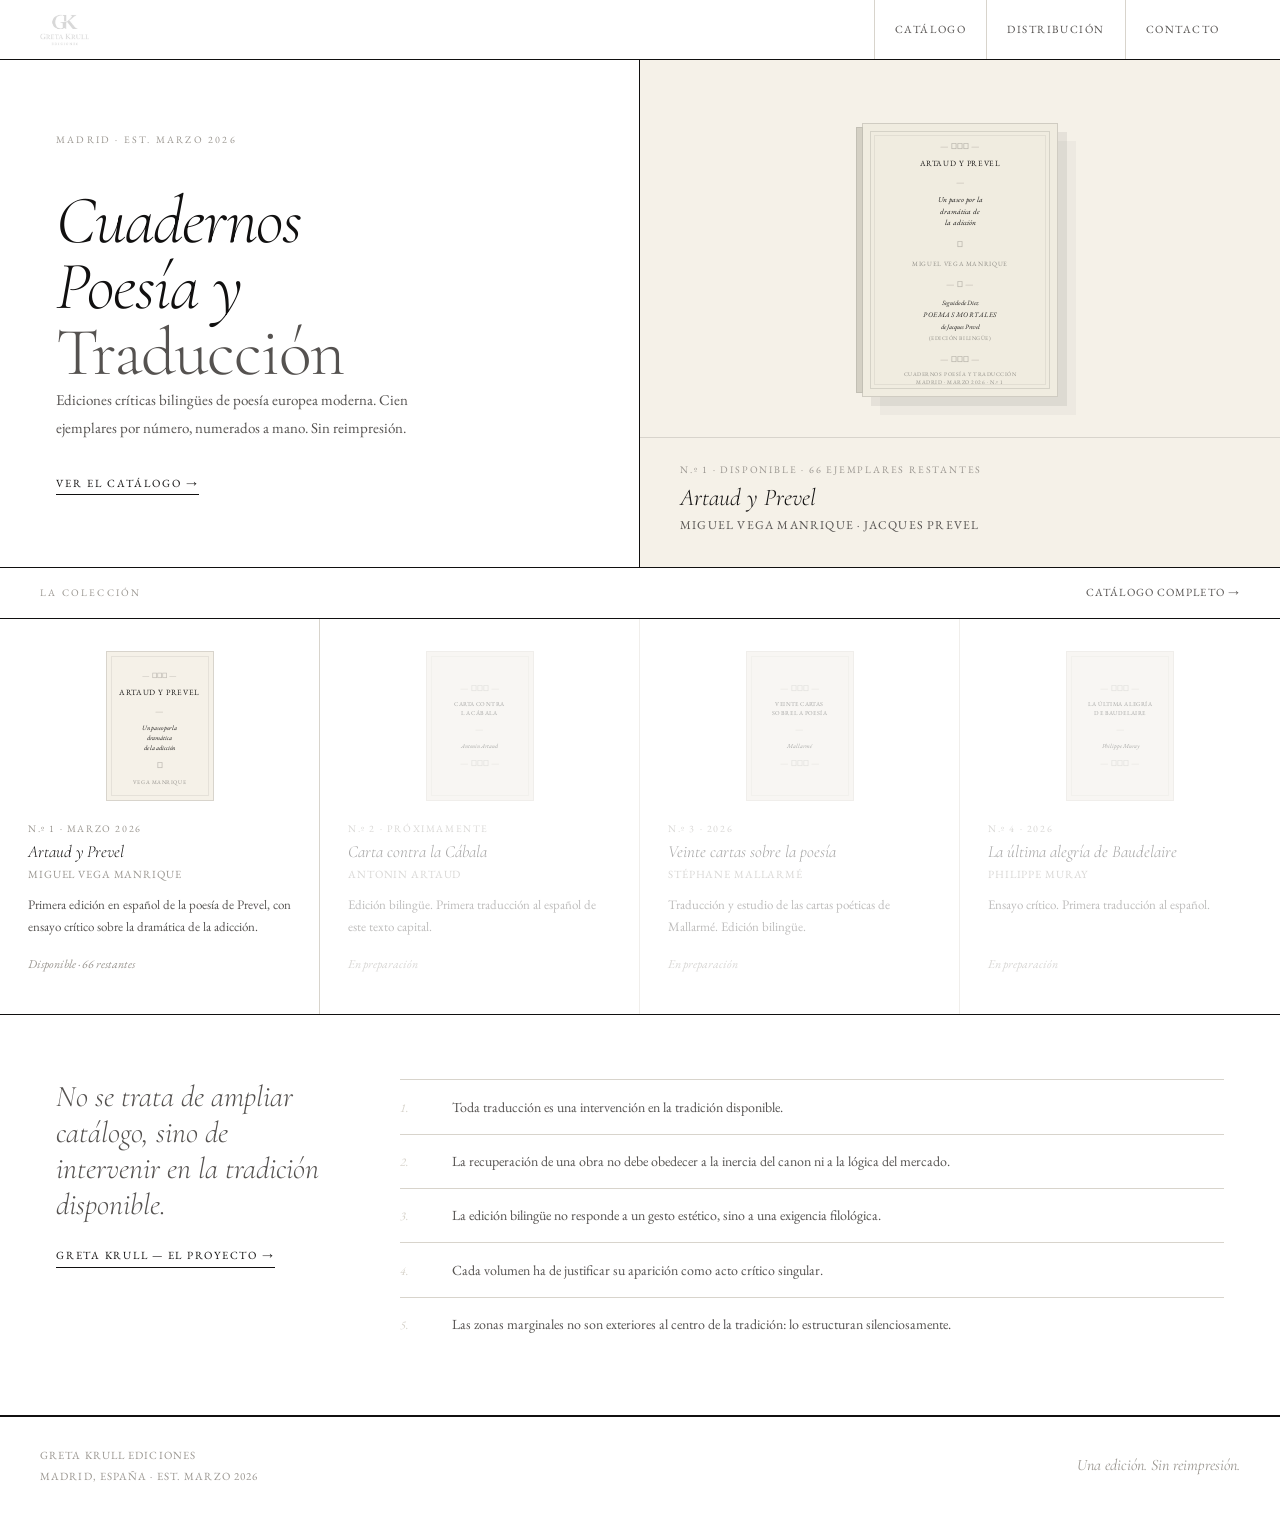
<file: greta-krull-v7.html>
<!DOCTYPE html>
<html lang="es">
<head>
<meta charset="UTF-8">
<meta name="viewport" content="width=device-width, initial-scale=1.0">
<title>Greta Krull Ediciones</title>
<link rel="preconnect" href="https://fonts.googleapis.com">
<link href="https://fonts.googleapis.com/css2?family=EB+Garamond:ital,wght@0,400;0,500;1,400;1,500&family=Cormorant+Garamond:ital,wght@0,300;0,400;0,500;1,300;1,400;1,500&display=swap" rel="stylesheet">
<style>
*,*::before,*::after{box-sizing:border-box;margin:0;padding:0}
:root{
  --ink:#111010;--ink-mid:#555250;--ink-light:#9a9690;
  --ink-faint:#d8d4cc;--ink-ghost:#eeebe4;
  --cream:#f5f1e8;--cream-dark:#ece8dc;--page:#ffffff;
}
html{scroll-behavior:smooth}
body{font-family:'EB Garamond',Georgia,serif;background:var(--page);color:var(--ink);font-size:16px;line-height:1.6}

/* NAV */
nav{position:sticky;top:0;z-index:200;background:var(--page);border-bottom:1px solid var(--ink);display:flex;justify-content:space-between;align-items:center;padding:0 2.5rem;height:60px}
.nav-logo{display:flex;align-items:center;cursor:pointer;height:36px}
.nav-logo img{height:32px;width:auto;display:block;filter:none}
.nav-links{display:flex;gap:0;list-style:none;height:100%}
.nav-links li{height:100%;display:flex;align-items:center}
.nav-links a{font-size:11px;letter-spacing:.14em;text-transform:uppercase;color:var(--ink-mid);text-decoration:none;cursor:pointer;padding:0 1.25rem;height:100%;display:flex;align-items:center;border-left:1px solid var(--ink-faint);transition:color .15s,background .15s}
.nav-links a:hover{color:var(--ink);background:var(--cream)}
.nav-links a.active{color:var(--ink);border-bottom:2px solid var(--ink)}

/* PAGES */
.page{display:none}
.page.active{display:block;animation:fadeUp .25s ease both}
@keyframes fadeUp{from{opacity:0;transform:translateY(5px)}to{opacity:1;transform:none}}

/* ── HOME ── */
.home-hero{display:grid;grid-template-columns:1fr 1fr;border-bottom:1px solid var(--ink);min-height:500px}
.hero-left{padding:4.5rem 3.5rem;border-right:1px solid var(--ink);display:flex;flex-direction:column;justify-content:space-between}
.hero-label{font-size:10px;letter-spacing:.22em;text-transform:uppercase;color:var(--ink-light);margin-bottom:2.5rem}
.hero-title{font-family:'Cormorant Garamond',serif;font-size:68px;font-weight:300;line-height:.97;font-style:italic;letter-spacing:-.015em}
.hero-title em{font-style:normal;color:var(--ink-mid)}
.hero-body{font-size:15px;line-height:1.85;color:var(--ink-mid);max-width:360px;margin-bottom:1.75rem}
.hero-cta{display:inline-block;font-size:11px;letter-spacing:.18em;text-transform:uppercase;color:var(--ink);cursor:pointer;border-bottom:1px solid var(--ink);padding-bottom:1px;text-decoration:none;transition:opacity .15s}
.hero-cta:hover{opacity:.4}
.hero-right{position:relative;overflow:hidden;cursor:pointer;background:var(--cream);display:flex;flex-direction:column;transition:background .2s}
.hero-right:hover{background:var(--cream-dark)}
.hero-book-area{flex:1;display:flex;align-items:center;justify-content:center;padding:3.5rem 4rem 2rem}
.book-obj{width:196px;height:274px;background:#f0ece0;border:.5px solid #2a2a2a2a;position:relative;display:flex;align-items:center;justify-content:center;padding:14px;box-shadow:9px 9px 0 #1a191812,18px 18px 0 #1a191808;transition:transform .3s,box-shadow .3s}
.hero-right:hover .book-obj{transform:translateY(-5px) rotate(.4deg);box-shadow:14px 14px 0 #1a191812,26px 26px 0 #1a191808}
.book-obj-b1{position:absolute;inset:7px;border:.5px solid #1a191820}
.book-obj-b2{position:absolute;inset:11px;border:.5px solid #1a191810}
.book-obj-spine{position:absolute;left:-7px;top:3px;bottom:3px;width:7px;background:#d4d0c4;border:.5px solid #2a2a2a1a}
.book-obj-txt{position:relative;z-index:1;text-align:center;width:100%}
.bt{font-size:8px;text-transform:uppercase;letter-spacing:.07em;color:#1a1918;line-height:1.45}
.bi{font-size:7.5px;font-style:italic;color:#1a1918;line-height:1.55}
.bo{font-size:9px;color:#1a191840;margin:5px 0}
.bs{font-size:6.5px;text-transform:uppercase;letter-spacing:.1em;color:#1a191870}
.hero-caption{padding:1.5rem 2.5rem 2rem;border-top:1px solid var(--ink-faint)}
.hero-cap-num{font-size:10px;letter-spacing:.18em;text-transform:uppercase;color:var(--ink-light);margin-bottom:.4rem}
.hero-cap-title{font-family:'Cormorant Garamond',serif;font-size:24px;font-weight:300;font-style:italic;line-height:1.15;margin-bottom:.25rem}
.hero-cap-author{font-size:12px;letter-spacing:.1em;text-transform:uppercase;color:var(--ink-mid)}

/* Grid */
.section-bar{padding:1rem 2.5rem;border-bottom:1px solid var(--ink);display:flex;justify-content:space-between;align-items:center}
.section-bar-label{font-size:10px;letter-spacing:.22em;text-transform:uppercase;color:var(--ink-light)}
.section-bar-link{font-size:11px;letter-spacing:.1em;text-transform:uppercase;color:var(--ink-mid);cursor:pointer;text-decoration:none;transition:color .15s}
.section-bar-link:hover{color:var(--ink)}
.home-grid{display:grid;grid-template-columns:repeat(4,1fr);border-bottom:1px solid var(--ink)}
.grid-book{padding:2rem 1.75rem 2.5rem;border-right:1px solid var(--ink-faint);cursor:pointer;transition:background .15s;display:flex;flex-direction:column}
.grid-book:last-child{border-right:none}
.grid-book:hover{background:var(--cream)}
.grid-book.dim{opacity:.38;cursor:default}
.grid-book.dim:hover{background:transparent}
.grid-cover-wrap{margin-bottom:1.25rem;display:flex;justify-content:center}
.grid-cover{width:108px;height:150px;background:var(--cream);border:.5px solid var(--ink-faint);position:relative;display:flex;align-items:center;justify-content:center;padding:10px;transition:box-shadow .2s,transform .2s}
.grid-book:hover .grid-cover{box-shadow:4px 4px 0 #1a191812;transform:translateY(-2px)}
.grid-cover-b{position:absolute;inset:4px;border:.5px solid #1a191812}
.grid-cover-txt{position:relative;z-index:1;text-align:center;width:100%}
.grid-num{font-size:10px;letter-spacing:.16em;text-transform:uppercase;color:var(--ink-light);margin-bottom:.35rem}
.grid-title{font-family:'Cormorant Garamond',serif;font-size:17px;font-weight:300;font-style:italic;line-height:1.2;margin-bottom:.2rem}
.grid-author{font-size:11px;letter-spacing:.08em;text-transform:uppercase;color:var(--ink-light);margin-bottom:.65rem}
.grid-excerpt{font-size:13px;line-height:1.75;color:var(--ink-mid);flex:1}
.grid-tag{margin-top:1rem;font-size:12px;color:var(--ink-light);font-style:italic}

/* Tesis band */
.home-band{padding:4rem 3.5rem;border-bottom:1px solid var(--ink);display:grid;grid-template-columns:280px 1fr;gap:4rem;align-items:start}
.band-left-col{display:flex;flex-direction:column;gap:1.5rem}
.band-about-cta{display:inline-block;font-size:11px;letter-spacing:.16em;text-transform:uppercase;color:var(--ink);cursor:pointer;border-bottom:1px solid var(--ink);padding-bottom:2px;text-decoration:none;transition:opacity .15s;align-self:flex-start}
.band-about-cta:hover{opacity:.4}
.band-quote{font-family:'Cormorant Garamond',serif;font-size:30px;font-weight:300;font-style:italic;line-height:1.2;color:var(--ink-mid)}
.band-list{}
.band-item{display:flex;gap:1.5rem;align-items:baseline;padding:.9rem 0;border-top:.5px solid var(--ink-faint)}
.band-n{font-size:12px;color:var(--ink-faint);min-width:1.75rem;font-style:italic;flex-shrink:0}
.band-t{font-size:14px;line-height:1.75;color:var(--ink-mid)}

/* ── CATÁLOGO ── */
.cat-header{padding:3.5rem 2.5rem 2.5rem;border-bottom:1px solid var(--ink);display:flex;justify-content:space-between;align-items:flex-end}
.cat-h1{font-family:'Cormorant Garamond',serif;font-size:52px;font-weight:300;font-style:italic}
.cat-note{font-size:13px;color:var(--ink-light);font-style:italic;text-align:right;line-height:1.8}
.cat-section{padding:.9rem 2.5rem;border-bottom:1px solid var(--ink);font-size:10px;letter-spacing:.2em;text-transform:uppercase;color:var(--ink-light);display:flex;justify-content:space-between;background:var(--cream)}
.cat-row{display:grid;grid-template-columns:100px 1fr auto;gap:2.5rem;padding:2.25rem 2.5rem;border-bottom:1px solid var(--ink-faint);cursor:pointer;transition:background .15s;align-items:start}
.cat-row:hover{background:var(--cream)}
.cat-row.dim{opacity:.45;cursor:default}.cat-row.dim:hover{background:transparent}
.cat-row.dimmer{opacity:.22;cursor:default}.cat-row.dimmer:hover{background:transparent}
.cat-cover{width:100px;height:140px;background:var(--cream);border:.5px solid var(--ink-faint);position:relative;display:flex;align-items:center;justify-content:center;padding:10px;transition:box-shadow .2s,transform .2s}
.cat-row:hover .cat-cover{box-shadow:5px 5px 0 #1a191810;transform:translateY(-2px)}
.cat-cover-b{position:absolute;inset:5px;border:.5px solid #1a191810}
.cat-cover-txt{position:relative;z-index:1;text-align:center;width:100%}
.cat-num{font-size:10px;letter-spacing:.18em;text-transform:uppercase;color:var(--ink-light);margin-bottom:.4rem}
.cat-title{font-family:'Cormorant Garamond',serif;font-size:28px;font-weight:300;font-style:italic;line-height:1.1;margin-bottom:.3rem}
.cat-author{font-size:12px;letter-spacing:.1em;text-transform:uppercase;color:var(--ink-mid);margin-bottom:.9rem}
.cat-desc{font-size:14px;line-height:1.8;color:var(--ink-mid);max-width:500px}
.cat-quote{font-family:'Cormorant Garamond',serif;font-size:16px;font-style:italic;color:var(--ink-mid);line-height:1.7;max-width:500px;margin-top:.75rem}
.cat-right{text-align:right;display:flex;flex-direction:column;gap:.75rem}
.cat-badge{font-size:10px;letter-spacing:.12em;text-transform:uppercase;padding:4px 10px;border:.5px solid var(--ink-faint);color:var(--ink-mid);display:inline-block}
.cat-avail{font-size:12px;color:var(--ink-light);font-style:italic;line-height:1.6}
.copies-track{width:80px;height:1px;background:var(--ink-ghost);margin-left:auto}
.copies-fill{height:100%;background:var(--ink)}
.copies-note{font-size:10px;color:var(--ink-light);margin-top:4px;font-style:italic}

/* ── DETAIL ── */
.breadcrumb{padding:1rem 2.5rem;border-bottom:1px solid var(--ink-faint);font-size:12px;color:var(--ink-light);letter-spacing:.06em;background:var(--cream)}
.breadcrumb span{cursor:pointer;transition:color .15s}.breadcrumb span:hover{color:var(--ink)}
.breadcrumb .sep{margin:0 .6rem;color:var(--ink-faint)}
.detail-layout{display:grid;grid-template-columns:300px 1fr;border-bottom:1px solid var(--ink)}
.detail-left{border-right:1px solid var(--ink);padding:3rem 2.5rem;display:flex;flex-direction:column;align-items:center;gap:2rem;position:sticky;top:60px;height:calc(100vh - 60px);overflow-y:auto}
.detail-cover{width:180px;height:252px;background:#f0ece0;border:.5px solid var(--ink-faint);position:relative;display:flex;align-items:center;justify-content:center;padding:14px;box-shadow:8px 8px 0 #1a191810,16px 16px 0 #1a191808}
.dc-b1{position:absolute;inset:7px;border:.5px solid #1a191820}
.dc-b2{position:absolute;inset:11px;border:.5px solid #1a191810}
.dc-spine{position:absolute;left:-6px;top:3px;bottom:3px;width:6px;background:#d4d0c4;border:.5px solid #2a2a2a18}
.dc-txt{position:relative;z-index:1;text-align:center;width:100%}
.detail-caption{font-size:11px;color:var(--ink-light);text-align:center;font-style:italic}
.detail-copies{width:100%}
.detail-copies-label{display:flex;justify-content:space-between;font-size:11px;color:var(--ink-mid);margin-bottom:7px}
.detail-copies-track{height:1px;background:var(--ink-ghost)}
.detail-copies-fill{height:100%;background:var(--ink);width:34%}
.detail-copies-note{font-size:10px;color:var(--ink-light);margin-top:6px;text-align:center;font-style:italic}
.btn-primary{width:100%;padding:11px;border:1px solid var(--ink);background:transparent;font-family:'EB Garamond',serif;font-size:12px;letter-spacing:.15em;text-transform:uppercase;cursor:pointer;color:var(--ink);transition:background .15s,color .15s}
.btn-primary:hover{background:var(--ink);color:#fff}
.btn-ghost{width:100%;padding:11px;border:1px solid var(--ink-faint);background:transparent;font-family:'EB Garamond',serif;font-size:12px;letter-spacing:.15em;text-transform:uppercase;cursor:pointer;color:var(--ink-mid);transition:background .15s;margin-top:.5rem}
.btn-ghost:hover{background:var(--cream);color:var(--ink)}
.detail-specs{width:100%}
.spec-row{display:flex;justify-content:space-between;align-items:baseline;padding:.5rem 0;border-top:.5px solid var(--ink-faint);font-size:12px}
.spec-row:last-child{border-bottom:.5px solid var(--ink-faint)}
.spec-k{color:var(--ink-light)}
.spec-v{color:var(--ink);text-align:right}
.spec-v em{font-style:italic}
.detail-right{padding:3.5rem 3.5rem 5rem}
.detail-eyebrow{font-size:10px;letter-spacing:.2em;text-transform:uppercase;color:var(--ink-light);margin-bottom:1.25rem}
.detail-h1{font-family:'Cormorant Garamond',serif;font-size:50px;font-weight:300;font-style:italic;line-height:1.0;letter-spacing:-.01em;margin-bottom:.4rem}
.detail-subtitle{font-family:'Cormorant Garamond',serif;font-size:23px;font-weight:300;font-style:italic;color:var(--ink-mid);line-height:1.3;margin-bottom:2rem}
.detail-authors{margin-bottom:2.5rem;padding-bottom:2.5rem;border-bottom:1px solid var(--ink-faint)}
.detail-author-row{display:flex;justify-content:space-between;align-items:baseline;padding:.3rem 0}
.detail-author-name{font-size:14px;letter-spacing:.07em;text-transform:uppercase}
.detail-author-role{font-size:12px;color:var(--ink-light);font-style:italic}
.pull-quote{font-family:'Cormorant Garamond',serif;font-size:20px;font-weight:300;font-style:italic;line-height:1.6;color:var(--ink-mid);border-left:2px solid var(--ink);padding:.5rem 0 .5rem 1.5rem;margin:2.5rem 0}
.detail-synopsis{font-family:'Cormorant Garamond',serif;font-size:18px;font-weight:300;line-height:1.9;color:var(--ink-mid);margin-bottom:2.5rem;padding-bottom:2.5rem;border-bottom:1px solid var(--ink-faint)}
.contents-label{font-size:10px;letter-spacing:.2em;text-transform:uppercase;color:var(--ink-light);margin-bottom:1rem}
.contents-item{display:flex;gap:1.25rem;align-items:baseline;padding:.65rem 0;border-top:.5px solid var(--ink-faint)}
.contents-n{font-size:12px;color:var(--ink-faint);min-width:1.5rem;font-style:italic;flex-shrink:0}
.contents-t{font-family:'Cormorant Garamond',serif;font-size:17px;font-style:italic;font-weight:300}
.contents-sub{font-size:12px;color:var(--ink-light);margin-top:2px}
.colophon{margin-top:2.5rem;font-size:12px;color:var(--ink-light);line-height:2;font-style:italic}
.booknav{display:grid;grid-template-columns:1fr 1fr;border-top:1px solid var(--ink)}
.booknav-card{padding:2rem 2.5rem;cursor:pointer;transition:background .15s;display:flex;flex-direction:column;gap:.35rem}
.booknav-card:hover{background:var(--cream)}
.booknav-card.off{opacity:.25;cursor:default}.booknav-card.off:hover{background:transparent}
.booknav-card:first-child{border-right:1px solid var(--ink-faint)}
.booknav-label{font-size:10px;letter-spacing:.18em;text-transform:uppercase;color:var(--ink-light)}
.booknav-title{font-family:'Cormorant Garamond',serif;font-size:20px;font-style:italic;font-weight:300}
.booknav-author{font-size:11px;letter-spacing:.08em;text-transform:uppercase;color:var(--ink-light)}

/* ── DISTRIBUCIÓN ── */
.dist-header{padding:4rem 3.5rem 3rem;border-bottom:1px solid var(--ink);max-width:680px}
.dist-h1{font-family:'Cormorant Garamond',serif;font-size:52px;font-weight:300;font-style:italic;margin-bottom:1.5rem}
.dist-intro{font-size:16px;line-height:1.9;color:var(--ink-mid);max-width:560px}
.dist-grid{display:grid;grid-template-columns:1fr 1fr;border-top:1px solid var(--ink)}
.dist-block{padding:3rem 3.5rem;border-right:1px solid var(--ink-faint);border-bottom:1px solid var(--ink-faint)}
.dist-block:nth-child(2n){border-right:none}
.dist-block:nth-last-child(-n+2){border-bottom:none}
.dist-block-num{font-size:11px;letter-spacing:.18em;text-transform:uppercase;color:var(--ink-light);margin-bottom:1rem}
.dist-block-title{font-family:'Cormorant Garamond',serif;font-size:26px;font-weight:300;font-style:italic;margin-bottom:1rem}
.dist-block-text{font-size:14px;line-height:1.85;color:var(--ink-mid)}
.dist-block-detail{margin-top:1.25rem;display:flex;flex-direction:column;gap:.35rem}
.dist-detail-row{display:flex;align-items:baseline;gap:.75rem;font-size:13px}
.dist-detail-label{color:var(--ink-light);min-width:80px;font-size:11px;letter-spacing:.05em;text-transform:uppercase}
.dist-detail-val{color:var(--ink)}
.dist-statement{padding:3.5rem;border-top:1px solid var(--ink);background:var(--cream)}
.dist-statement-inner{max-width:640px;margin:0 auto;text-align:center}
.dist-statement-title{font-family:'Cormorant Garamond',serif;font-size:32px;font-weight:300;font-style:italic;color:var(--ink-mid);margin-bottom:1rem}
.dist-statement-text{font-size:14px;line-height:1.9;color:var(--ink-mid)}

/* ── CONTACTO ── */
.contact-grid{display:grid;grid-template-columns:1fr 1fr;min-height:calc(100vh - 61px)}
.contact-left{border-right:1px solid var(--ink);padding:5rem 3.5rem;display:flex;flex-direction:column;justify-content:space-between;background:var(--cream)}
.contact-h1{font-family:'Cormorant Garamond',serif;font-size:52px;font-weight:300;font-style:italic;line-height:1.05;margin-bottom:2rem}
.contact-body{font-size:15px;line-height:1.9;color:var(--ink-mid);max-width:380px}
.contact-info{display:flex;flex-direction:column;gap:1.75rem;margin-top:3rem}
.contact-info-label{font-size:10px;letter-spacing:.18em;text-transform:uppercase;color:var(--ink-light);margin-bottom:.25rem}
.contact-info-val{font-size:15px;color:var(--ink)}
.contact-foot{font-size:12px;color:var(--ink-light);font-style:italic;line-height:1.8}
.contact-right{padding:5rem 3.5rem;display:flex;flex-direction:column;gap:1.75rem}
.contact-eyebrow{font-size:10px;letter-spacing:.2em;text-transform:uppercase;color:var(--ink-light)}
.cf{display:flex;flex-direction:column;gap:.4rem}
.cf label{font-size:10px;letter-spacing:.15em;text-transform:uppercase;color:var(--ink-light)}
.cf input,.cf select,.cf textarea{font-family:'EB Garamond',serif;font-size:16px;color:var(--ink);background:transparent;border:none;border-bottom:1px solid var(--ink-faint);padding:.5rem 0;outline:none;transition:border-color .15s;width:100%}
.cf input:focus,.cf select:focus,.cf textarea:focus{border-bottom-color:var(--ink)}
.cf textarea{resize:none;height:88px;line-height:1.7}
.cf-submit{align-self:flex-start;font-family:'EB Garamond',serif;font-size:12px;letter-spacing:.18em;text-transform:uppercase;color:var(--ink);background:transparent;border:1px solid var(--ink);padding:10px 28px;cursor:pointer;transition:background .15s,color .15s;margin-top:.5rem}
.cf-submit:hover{background:var(--ink);color:#fff}
.cf-note{font-size:12px;color:var(--ink-light);font-style:italic;line-height:1.8}

/* FOOTER */
footer{border-top:1px solid var(--ink);padding:1.75rem 2.5rem;display:flex;justify-content:space-between;align-items:center}
.footer-l{font-size:11px;color:var(--ink-light);letter-spacing:.1em;text-transform:uppercase;line-height:1.9}
.footer-r{font-family:'Cormorant Garamond',serif;font-size:16px;color:var(--ink-light);font-style:italic}

/* TOAST */
.toast{position:fixed;bottom:2rem;left:50%;transform:translateX(-50%) translateY(12px);background:var(--ink);color:#fff;font-size:13px;letter-spacing:.05em;padding:12px 28px;opacity:0;pointer-events:none;transition:opacity .3s,transform .3s}
.toast.show{opacity:1;transform:translateX(-50%) translateY(0)}

/* ── GRETA KRULL / ABOUT ── */
.about-header{padding:5rem 3rem 4rem;border-bottom:1px solid var(--ink);display:grid;grid-template-columns:1fr 1fr;gap:0;min-height:55vh}
.about-header-left{border-right:1px solid var(--ink);padding-right:3.5rem;display:flex;flex-direction:column;justify-content:space-between}
.about-overline{font-size:10px;letter-spacing:.22em;text-transform:uppercase;color:var(--ink-light);margin-bottom:3rem}
.about-name{font-family:'Cormorant Garamond',serif;font-size:clamp(64px,7vw,96px);font-weight:300;font-style:italic;line-height:.92;letter-spacing:-.025em;color:var(--ink)}
.about-name-sub{font-family:'Cormorant Garamond',serif;font-size:22px;font-weight:300;font-style:italic;color:var(--ink-light);margin-top:.75rem;letter-spacing:.02em}
.about-header-intro{font-size:15px;line-height:1.9;color:var(--ink-mid);max-width:420px;margin-top:auto;padding-top:2.5rem}
.about-header-right{padding-left:3.5rem;display:flex;flex-direction:column;justify-content:flex-end}
.about-pull{font-family:'Cormorant Garamond',serif;font-size:clamp(20px,2.2vw,28px);font-weight:300;font-style:italic;line-height:1.4;color:var(--ink);max-width:480px;border-left:2px solid var(--ink);padding-left:2rem;margin-bottom:2rem}
.about-pull-attr{font-size:11px;letter-spacing:.14em;text-transform:uppercase;color:var(--ink-light);padding-left:2rem}
.about-manifesto{display:grid;grid-template-columns:1fr 1fr;border-bottom:1px solid var(--ink)}
.manifesto-left{padding:4rem 3.5rem;border-right:1px solid var(--ink)}
.manifesto-section-label{font-size:10px;letter-spacing:.22em;text-transform:uppercase;color:var(--ink-light);margin-bottom:2rem}
.manifesto-prose{font-family:'Cormorant Garamond',serif;font-size:18px;font-weight:300;line-height:1.9;color:var(--ink-mid)}
.manifesto-prose p{margin-bottom:1.5rem}
.manifesto-prose p:last-child{margin-bottom:0}
.manifesto-right{padding:4rem 3.5rem;background:var(--cream)}
.tesis-label{font-size:10px;letter-spacing:.22em;text-transform:uppercase;color:var(--ink-light);margin-bottom:2rem}
.tesis-list{display:flex;flex-direction:column}
.tesis-item{display:flex;gap:1.5rem;align-items:baseline;padding:1.1rem 0;border-top:.5px solid var(--ink-faint)}
.tesis-num{font-family:'Cormorant Garamond',serif;font-size:22px;font-weight:300;font-style:italic;color:var(--ink-faint);min-width:2rem;flex-shrink:0}
.tesis-text{font-size:15px;line-height:1.8;color:var(--ink-mid)}
.about-closing{padding:4rem 3rem;background:var(--cream);border-bottom:1px solid var(--ink);display:flex;align-items:center;justify-content:space-between;gap:3rem}
.about-closing-text{font-family:'Cormorant Garamond',serif;font-size:26px;font-weight:300;font-style:italic;line-height:1.35;color:var(--ink-mid);max-width:520px}
.about-closing-cta{display:inline-block;font-size:11px;letter-spacing:.18em;text-transform:uppercase;color:var(--ink);cursor:pointer;border-bottom:1px solid var(--ink);padding-bottom:1px;text-decoration:none;white-space:nowrap;transition:opacity .15s;flex-shrink:0}
.about-closing-cta:hover{opacity:.4}

/* ── PURCHASE MODAL ── */
.modal-overlay{position:fixed;inset:0;z-index:500;background:rgba(17,16,16,0.55);display:flex;align-items:center;justify-content:center;opacity:0;pointer-events:none;transition:opacity .25s;backdrop-filter:blur(2px)}
.modal-overlay.open{opacity:1;pointer-events:all}
.modal-box{background:var(--page);width:520px;max-width:calc(100vw - 2rem);max-height:90vh;overflow-y:auto;border:1px solid var(--ink);animation:modalIn .25s ease both}
@keyframes modalIn{from{transform:translateY(12px);opacity:0}to{transform:none;opacity:1}}
.modal-header{padding:1.5rem 2rem 1.25rem;border-bottom:.5px solid var(--ink-faint);display:flex;justify-content:space-between;align-items:baseline}
.modal-title{font-family:'Cormorant Garamond',serif;font-size:22px;font-weight:300;font-style:italic}
.modal-close{background:none;border:none;cursor:pointer;font-size:22px;color:var(--ink-light);line-height:1;transition:color .15s;padding:0 0 0 1rem}
.modal-close:hover{color:var(--ink)}
.modal-body{padding:1.5rem 2rem 2rem;display:flex;flex-direction:column;gap:.75rem}
.modal-intro{font-size:13px;color:var(--ink-light);font-style:italic;margin-bottom:.25rem}
.purchase-option{display:flex;align-items:center;justify-content:space-between;padding:1.1rem 1.25rem;border:1px solid var(--ink-faint);cursor:pointer;text-decoration:none;transition:border-color .2s,background .2s;gap:1rem}
.purchase-option:hover{border-color:var(--ink);background:var(--cream)}
.purchase-option.featured{border-color:var(--ink);background:var(--cream)}
.purchase-option.featured:hover{background:var(--cream-dark)}
.po-left{display:flex;flex-direction:column;gap:.2rem}
.po-badge{font-size:9px;letter-spacing:.14em;text-transform:uppercase;color:var(--ink-light);margin-bottom:.1rem}
.po-name{font-size:16px;color:var(--ink);font-family:'Cormorant Garamond',serif;font-style:italic}
.po-desc{font-size:12px;color:var(--ink-light)}
.po-arrow{font-size:18px;color:var(--ink-light);flex-shrink:0}
.purchase-divider{font-size:10px;letter-spacing:.15em;text-transform:uppercase;color:var(--ink-faint);text-align:center;padding:.25rem 0}
</style>
</head>
<body>

<nav>
  <div class="nav-logo" onclick="go('home')">
    <img src="[data-uri]" alt="Greta Krull Ediciones">
  </div>
  <ul class="nav-links">
    <li><a onclick="go('catalog')" id="nl-catalog">Catálogo</a></li>
    <li><a onclick="go('distrib')" id="nl-distrib">Distribución</a></li>
    <li><a onclick="go('contact')" id="nl-contact">Contacto</a></li>
  </ul>
</nav>

<!-- ═══ HOME ═══ -->
<div id="page-home" class="page active">
  <div class="home-hero">
    <div class="hero-left">
      <div>
        <div class="hero-label">Madrid · Est. Marzo 2026</div>
        <h1 class="hero-title">Cuadernos<br>Poesía y<br><em>Traducción</em></h1>
      </div>
      <div>
        <p class="hero-body">Ediciones críticas bilingües de poesía europea moderna. Cien ejemplares por número, numerados a mano. Sin reimpresión.</p>
        <a class="hero-cta" onclick="go('catalog')">Ver el catálogo &rarr;</a>
      </div>
    </div>
    <div class="hero-right" onclick="go('detail')">
      <div class="hero-book-area">
        <div class="book-obj">
          <div class="book-obj-spine"></div>
          <div class="book-obj-b1"></div>
          <div class="book-obj-b2"></div>
          <div class="book-obj-txt">
            <div class="bo">— □□□ —</div>
            <div class="bt">Artaud y Prevel</div>
            <div class="bo">—</div>
            <div class="bi">Un paseo por la<br>dramática de<br>la adicción</div>
            <div class="bo" style="margin:8px 0">□</div>
            <div class="bs">Miguel Vega Manrique</div>
            <div class="bo" style="margin:7px 0">— □ —</div>
            <div class="bi" style="font-size:6.5px">Seguido de Diez</div>
            <div class="bt" style="font-size:7px;font-style:italic;margin:2px 0">Poemas Mortales</div>
            <div class="bi" style="font-size:6.5px">de Jacques Prevel</div>
            <div class="bs" style="font-size:5.5px;margin-top:2px">(edición bilingüe)</div>
            <div class="bo" style="margin:9px 0 3px">— □□□ —</div>
            <div class="bs" style="font-size:5.5px">Cuadernos Poesía y Traducción</div>
            <div class="bs" style="font-size:5.5px">Madrid · Marzo 2026 · N.º 1</div>
          </div>
        </div>
      </div>
      <div class="hero-caption">
        <div class="hero-cap-num">N.º 1 · Disponible · 66 ejemplares restantes</div>
        <div class="hero-cap-title">Artaud y Prevel</div>
        <div class="hero-cap-author">Miguel Vega Manrique · Jacques Prevel</div>
      </div>
    </div>
  </div>

  <div class="section-bar">
    <span class="section-bar-label">La colección</span>
    <a class="section-bar-link" onclick="go('catalog')">Catálogo completo &rarr;</a>
  </div>

  <div class="home-grid">
    <div class="grid-book" onclick="go('detail')">
      <div class="grid-cover-wrap">
        <div class="grid-cover">
          <div class="grid-cover-b"></div>
          <div class="grid-cover-txt">
            <div class="bo" style="font-size:8px">— □□□ —</div>
            <div class="bt">Artaud y Prevel</div>
            <div class="bo">—</div>
            <div class="bi" style="font-size:6.5px">Un paseo por la<br>dramática<br>de la adicción</div>
            <div class="bo">□</div>
            <div class="bs" style="font-size:5.5px;margin-top:3px">Vega Manrique</div>
          </div>
        </div>
      </div>
      <div class="grid-num">N.º 1 · Marzo 2026</div>
      <div class="grid-title">Artaud y Prevel</div>
      <div class="grid-author">Miguel Vega Manrique</div>
      <div class="grid-excerpt">Primera edición en español de la poesía de Prevel, con ensayo crítico sobre la dramática de la adicción.</div>
      <div class="grid-tag">Disponible · 66 restantes</div>
    </div>
    <div class="grid-book dim">
      <div class="grid-cover-wrap"><div class="grid-cover" style="background:#eeeae0"><div class="grid-cover-b"></div><div class="grid-cover-txt"><div class="bo">— □□□ —</div><div class="bt" style="font-size:6px">Carta contra<br>la Cábala</div><div class="bo">—</div><div class="bi" style="font-size:6px">Antonin Artaud</div><div class="bo" style="margin-top:5px">— □□□ —</div></div></div></div>
      <div class="grid-num">N.º 2 · Próximamente</div>
      <div class="grid-title">Carta contra la Cábala</div>
      <div class="grid-author">Antonin Artaud</div>
      <div class="grid-excerpt">Edición bilingüe. Primera traducción al español de este texto capital.</div>
      <div class="grid-tag">En preparación</div>
    </div>
    <div class="grid-book dim">
      <div class="grid-cover-wrap"><div class="grid-cover" style="background:#eeeae0"><div class="grid-cover-b"></div><div class="grid-cover-txt"><div class="bo">— □□□ —</div><div class="bt" style="font-size:6px">Veinte cartas<br>sobre la poesía</div><div class="bo">—</div><div class="bi" style="font-size:6px">Mallarmé</div><div class="bo" style="margin-top:5px">— □□□ —</div></div></div></div>
      <div class="grid-num">N.º 3 · 2026</div>
      <div class="grid-title">Veinte cartas sobre la poesía</div>
      <div class="grid-author">Stéphane Mallarmé</div>
      <div class="grid-excerpt">Traducción y estudio de las cartas poéticas de Mallarmé. Edición bilingüe.</div>
      <div class="grid-tag">En preparación</div>
    </div>
    <div class="grid-book dim">
      <div class="grid-cover-wrap"><div class="grid-cover" style="background:#eeeae0"><div class="grid-cover-b"></div><div class="grid-cover-txt"><div class="bo">— □□□ —</div><div class="bt" style="font-size:6px">La última alegría<br>de Baudelaire</div><div class="bo">—</div><div class="bi" style="font-size:6px">Philippe Muray</div><div class="bo" style="margin-top:5px">— □□□ —</div></div></div></div>
      <div class="grid-num">N.º 4 · 2026</div>
      <div class="grid-title">La última alegría de Baudelaire</div>
      <div class="grid-author">Philippe Muray</div>
      <div class="grid-excerpt">Ensayo crítico. Primera traducción al español.</div>
      <div class="grid-tag">En preparación</div>
    </div>
  </div>

  <div class="home-band">
    <div class="band-left-col">
      <div class="band-quote">No se trata de ampliar catálogo, sino de intervenir en la tradición disponible.</div>
      <a class="band-about-cta" onclick="go('about')">Greta Krull — El proyecto &rarr;</a>
    </div>
    <div class="band-list">
      <div class="band-item"><span class="band-n">1.</span><span class="band-t">Toda traducción es una intervención en la tradición disponible.</span></div>
      <div class="band-item"><span class="band-n">2.</span><span class="band-t">La recuperación de una obra no debe obedecer a la inercia del canon ni a la lógica del mercado.</span></div>
      <div class="band-item"><span class="band-n">3.</span><span class="band-t">La edición bilingüe no responde a un gesto estético, sino a una exigencia filológica.</span></div>
      <div class="band-item"><span class="band-n">4.</span><span class="band-t">Cada volumen ha de justificar su aparición como acto crítico singular.</span></div>
      <div class="band-item"><span class="band-n">5.</span><span class="band-t">Las zonas marginales no son exteriores al centro de la tradición: lo estructuran silenciosamente.</span></div>
    </div>
  </div>

  <footer>
    <div class="footer-l">Greta Krull Ediciones<br>Madrid, España · Est. Marzo 2026</div>
    <div class="footer-r">Una edición. Sin reimpresión.</div>
  </footer>
</div>

<!-- ═══ CATÁLOGO ═══ -->
<div id="page-catalog" class="page">
  <div class="cat-header">
    <h1 class="cat-h1">Catálogo</h1>
    <div class="cat-note">Cuadernos Poesía y Traducción<br>100 ejemplares · Sin reimpresión</div>
  </div>
  <div class="cat-section"><span>Publicados</span><span>1 título</span></div>
  <div class="cat-row" onclick="go('detail')">
    <div class="cat-cover"><div class="cat-cover-b"></div><div class="cat-cover-txt"><div class="bo">— □□□ —</div><div class="bt">Artaud y Prevel</div><div class="bo">—</div><div class="bi" style="font-size:7px">Un paseo por la<br>dramática<br>de la adicción</div><div class="bo">□</div><div class="bs" style="font-size:5.5px">Vega Manrique</div><div class="bo" style="margin-top:6px">— □□□ —</div><div class="bs" style="font-size:5px">Madrid · 2026 · N.º1</div></div></div>
    <div>
      <div class="cat-num">N.º 1 · Marzo 2026</div>
      <div class="cat-title">Artaud y Prevel</div>
      <div class="cat-author">Miguel Vega Manrique · Jacques Prevel</div>
      <div class="cat-desc">Ensayo sobre la dramática de la adicción seguido de la primera edición bilingüe en español de <em>Diez Poemas Mortales</em>. Garamond. Papel verjurado ahuesado. Rústica cosida.</div>
      <div class="cat-quote">«Prevel no era un epígono de Artaud. Era su interlocutor extremo.»</div>
    </div>
    <div class="cat-right">
      <div class="cat-badge">Disponible</div>
      <div class="copies-track"><div class="copies-fill" style="width:34%"></div></div>
      <div class="copies-note">66 / 100 restantes</div>
      <div class="cat-avail">Sin reimpresión<br>Edición única</div>
    </div>
  </div>
  <div class="cat-section" style="margin-top:.5rem"><span>Próximamente</span><span>Publicación mensual aproximada</span></div>
  <div class="cat-row dim">
    <div class="cat-cover" style="background:#eeeae0"><div class="cat-cover-b"></div><div class="cat-cover-txt"><div class="bo">— □□□ —</div><div class="bt" style="font-size:6px">Carta contra<br>la Cábala</div><div class="bo">—</div><div class="bi" style="font-size:6.5px">Antonin Artaud</div><div class="bo" style="margin-top:8px">— □□□ —</div></div></div>
    <div>
      <div class="cat-num">N.º 2 · Próximamente</div>
      <div class="cat-title">Carta contra la Cábala<br>dirigida a Jacques Prevel</div>
      <div class="cat-author">Antonin Artaud</div>
      <div class="cat-desc">Edición bilingüe. Primera traducción al español de este texto capital de Artaud, revisitado desde la correspondencia con Prevel.</div>
    </div>
    <div class="cat-right"><div class="cat-avail" style="font-style:italic">En preparación</div><div class="cat-avail">100 ejemplares · Sin reimpr.</div></div>
  </div>
  <div class="cat-row dim">
    <div class="cat-cover" style="background:#eeeae0"><div class="cat-cover-b"></div><div class="cat-cover-txt"><div class="bo">— □□□ —</div><div class="bt" style="font-size:6px">Veinte cartas<br>sobre la poesía</div><div class="bo">—</div><div class="bi" style="font-size:6.5px">Mallarmé</div><div class="bo" style="margin-top:8px">— □□□ —</div></div></div>
    <div>
      <div class="cat-num">N.º 3 · 2026</div>
      <div class="cat-title">Veinte cartas sobre la poesía</div>
      <div class="cat-author">Stéphane Mallarmé</div>
      <div class="cat-desc">Traducción y estudio de las cartas poéticas de Mallarmé. Edición bilingüe francés–español.</div>
    </div>
    <div class="cat-right"><div class="cat-avail" style="font-style:italic">En preparación</div></div>
  </div>
  <div class="cat-row dimmer">
    <div class="cat-cover" style="background:#eeeae0"><div class="cat-cover-b"></div><div class="cat-cover-txt"><div class="bo">— □□□ —</div><div class="bt" style="font-size:6px">La última alegría<br>de Baudelaire</div><div class="bo">—</div><div class="bi" style="font-size:6.5px">Philippe Muray</div><div class="bo" style="margin-top:8px">— □□□ —</div></div></div>
    <div>
      <div class="cat-num">N.º 4 · 2026</div>
      <div class="cat-title">La última alegría de Charles Baudelaire</div>
      <div class="cat-author">Philippe Muray</div>
      <div class="cat-desc">Ensayo crítico. Primera traducción al español.</div>
    </div>
    <div class="cat-right"><div class="cat-avail" style="font-style:italic">En preparación</div></div>
  </div>
  <footer>
    <div class="footer-l">Greta Krull Ediciones<br>Madrid, España · Est. Marzo 2026</div>
    <div class="footer-r">Una edición. Sin reimpresión.</div>
  </footer>
</div>

<!-- ═══ DETAIL ═══ -->
<div id="page-detail" class="page">
  <div class="breadcrumb">
    <span onclick="go('home')">Inicio</span><span class="sep">&rsaquo;</span><span onclick="go('catalog')">Catálogo</span><span class="sep">&rsaquo;</span><span onclick="go('catalog')">Cuadernos Poesía y Traducción</span><span class="sep">&rsaquo;</span><span style="color:var(--ink);cursor:default">N.º 1</span>
  </div>
  <div class="detail-layout">
    <div class="detail-left">
      <div class="detail-cover">
        <div class="dc-spine"></div><div class="dc-b1"></div><div class="dc-b2"></div>
        <div class="dc-txt">
          <div class="bo">— □□□ —</div>
          <div class="bt">Artaud y Prevel</div>
          <div class="bo">—</div>
          <div class="bi">Un paseo por la dramática<br>de la adicción</div>
          <div class="bo" style="margin:8px 0">□</div>
          <div class="bs">Miguel Vega Manrique</div>
          <div class="bo" style="margin:8px 0">— □ —</div>
          <div class="bi" style="font-size:7px">Seguido de Diez</div>
          <div class="bt" style="font-size:7.5px;font-style:italic;margin:2px 0">Poemas Mortales</div>
          <div class="bi" style="font-size:7px">de Jacques Prevel</div>
          <div class="bs" style="font-size:6px;margin-top:2px">(edición bilingüe)</div>
          <div class="bo" style="margin:10px 0 4px">— □□□ —</div>
          <div class="bs" style="font-size:6px">Cuadernos Poesía y Traducción</div>
          <div class="bs" style="font-size:6px">Madrid · Marzo 2026 · N.º 1</div>
        </div>
      </div>
      <div class="detail-caption">Cuadernos Poesía y Traducción · N.º 1</div>
      <div class="detail-copies">
        <div class="detail-copies-label"><span>Ejemplares restantes</span><span>66 / 100</span></div>
        <div class="detail-copies-track"><div class="detail-copies-fill"></div></div>
        <div class="detail-copies-note">Edición única · Sin reimpresión</div>
      </div>
      <button class="btn-primary" onclick="openPurchaseModal()">Solicitar ejemplar</button>
      <button class="btn-ghost" onclick="go('contact')">Consulta &rarr;</button>
      <div class="detail-specs">
        <div class="spec-row"><span class="spec-k">Colección</span><span class="spec-v">Cuadernos Poesía y Traducción</span></div>
        <div class="spec-row"><span class="spec-k">Número</span><span class="spec-v">N.º 1 · Marzo 2026</span></div>
        <div class="spec-row"><span class="spec-k">Tipografía</span><span class="spec-v"><em>Garamond</em></span></div>
        <div class="spec-row"><span class="spec-k">Papel</span><span class="spec-v"><em>Verjurado ahuesado</em></span></div>
        <div class="spec-row"><span class="spec-k">Encuadernación</span><span class="spec-v">Rústica cosida</span></div>
        <div class="spec-row"><span class="spec-k">Edición</span><span class="spec-v">Bilingüe fr.–es.</span></div>
        <div class="spec-row"><span class="spec-k">Ejemplares</span><span class="spec-v">100 · sin reimpr.</span></div>
      </div>
    </div>
    <div class="detail-right">
      <div class="detail-eyebrow">Cuadernos Poesía y Traducción · N.º 1 · Marzo 2026</div>
      <h1 class="detail-h1">Artaud y Prevel</h1>
      <div class="detail-subtitle">Un paseo por la dramática de la adicción</div>
      <div style="font-family:'Cormorant Garamond',serif;font-size:19px;font-weight:300;font-style:italic;color:var(--ink-light);margin-bottom:2rem;letter-spacing:.01em">Jacques Prevel: Diario y poemas</div>
      <div class="detail-authors">
        <div class="detail-author-row"><span class="detail-author-name">Miguel Vega Manrique</span><span class="detail-author-role">Ensayo</span></div>
        <div class="detail-author-row"><span class="detail-author-name">Jacques Prevel</span><span class="detail-author-role">Poemas · traducción del francés</span></div>
        <div class="detail-author-row"><span class="detail-author-name">Gustaf Bolin</span><span class="detail-author-role">Retrato del autor</span></div>
      </div>
      <div class="detail-synopsis">
        <p style="margin-bottom:1.5rem">El primer número de Cuadernos Poesía y Traducción inaugura el catálogo de Greta Krull Ediciones con una apuesta de recuperación y lectura crítica: la figura de Jacques Prevel (1915–1951), poeta francés de posguerra cuya obra poética permanece todavía inédita en lengua española.</p>
        <p style="margin-bottom:1.5rem">El volumen contiene, en la primera parte, un ensayo que aborda la lectura del diario <em>En compagnie d'Antonin Artaud</em>, situando a Prevel en el contexto de los últimos años de Artaud en París tras su salida del hospital psiquiátrico de Rodez. Lejos de reducirse a la condición de testigo, Prevel emerge como conciencia paralela, figura limítrofe cuya escritura dialoga con la experiencia radical del teatro de la crueldad, la enfermedad, la marginalidad y la supervivencia literaria.</p>
        <p style="margin-bottom:1.5rem">La segunda parte del libro presenta, por primera vez en español, una antología bilingüe de diez poemas de <em>Poèmes Mortels</em> (1945), el primer libro publicado por Prevel. Esta edición enfrenta el texto francés con su traducción española, respetando ritmo, disposición y tensión original.</p>
        <p style="margin-bottom:1.5rem">Cuidada en todos sus aspectos materiales —compuesta en Garamond, impresa en papel verjurado ahuesado y encuadernada en rústica— esta primera entrega inaugura una colección que aspira a tender puentes entre poesía y traducción desde el rigor filológico, la exigencia crítica y el respeto absoluto por la singularidad de cada obra.</p>
        <p>Greta Krull Ediciones inicia así un proyecto que combina investigación, recuperación y edición literaria con vocación de permanencia.</p>
      </div>
      <div class="contents-label">Contenido del volumen</div>
      <div class="contents-item"><div class="contents-n">I</div><div><div class="contents-t">Artaud y Prevel: un paseo por la dramática de la adicción</div><div class="contents-sub">Ensayo · Miguel Vega Manrique</div></div></div>
      <div class="contents-item"><div class="contents-n">II</div><div><div class="contents-t">Diez Poemas Mortales / Dix Poèmes Mortels (1945)</div><div class="contents-sub">Edición bilingüe · Jacques Prevel · Con retrato de Gustaf Bolin</div></div></div>
      <div class="colophon">
        Impreso en Madrid. Primera edición, marzo de 2026.<br>
        100 ejemplares numerados a mano. No se prevé reimpresión.<br>
        Primera traducción al español de la poesía de Jacques Prevel.
      </div>
    </div>
  </div>
  <div class="booknav">
    <div class="booknav-card off"><div class="booknav-label">Anterior</div><div class="booknav-title" style="color:#ccc">—</div></div>
    <div class="booknav-card" onclick="go('catalog')"><div class="booknav-label">Próximo en la colección</div><div class="booknav-title">Carta contra la Cábala<br>dirigida a Jacques Prevel</div><div class="booknav-author">Antonin Artaud · N.º 2 &rarr;</div></div>
  </div>
  <footer>
    <div class="footer-l">Greta Krull Ediciones<br>Madrid, España · Est. Marzo 2026</div>
    <div class="footer-r">Una edición. Sin reimpresión.</div>
  </footer>
</div>

<!-- ═══ DISTRIBUCIÓN ═══ -->
<div id="page-distrib" class="page">
  <div class="dist-header">
    <h1 class="dist-h1">Distribución</h1>
    <p class="dist-intro">Greta Krull Ediciones distribuye directamente, sin intermediarios. Cada ejemplar sale de Madrid numerado a mano. Los pedidos se gestionan por correo electrónico.</p>
  </div>
  <div class="dist-grid">
    <div class="dist-block">
      <div class="dist-block-num">01</div>
      <div class="dist-block-title">Venta directa</div>
      <div class="dist-block-text">La única forma de adquirir nuestros títulos es a través de solicitud directa. No existe tienda en línea ni pasarela de pago. Confirmamos disponibilidad, acordamos el envío y facilitamos los datos para la transferencia.</div>
      <div class="dist-block-detail">
        <div class="dist-detail-row"><span class="dist-detail-label">Respuesta</span><span class="dist-detail-val">En 48 horas</span></div>
        <div class="dist-detail-row"><span class="dist-detail-label">Pago</span><span class="dist-detail-val">Transferencia bancaria</span></div>
        <div class="dist-detail-row"><span class="dist-detail-label">Contacto</span><span class="dist-detail-val"><a href="/cdn-cgi/l/email-protection" class="__cf_email__" data-cfemail="dbb3b4b7ba9bbca9beafbab0a9aeb7b7f5b8b4b6">[email&#160;protected]</a></span></div>
      </div>
    </div>
    <div class="dist-block">
      <div class="dist-block-num">02</div>
      <div class="dist-block-title">Envíos</div>
      <div class="dist-block-text">Enviamos a España y a cualquier país hispanohablante. Los gastos de envío se calculan según destino y se informan antes de confirmar el pedido. Cada ejemplar se envía en sobre rígido protegido.</div>
      <div class="dist-block-detail">
        <div class="dist-detail-row"><span class="dist-detail-label">España</span><span class="dist-detail-val">Correos certificado</span></div>
        <div class="dist-detail-row"><span class="dist-detail-label">Internacional</span><span class="dist-detail-val">Según destino</span></div>
        <div class="dist-detail-row"><span class="dist-detail-label">Plazo</span><span class="dist-detail-val">3–7 días hábiles</span></div>
      </div>
    </div>
    <div class="dist-block">
      <div class="dist-block-num">03</div>
      <div class="dist-block-title">Librerías y bibliotecas</div>
      <div class="dist-block-text">Estamos abiertos a acuerdos con librerías independientes y fondos bibliotecarlos que compartan nuestro criterio editorial. Las condiciones se negocian directamente para cada título.</div>
      <div class="dist-block-detail">
        <div class="dist-detail-row"><span class="dist-detail-label">Descuento</span><span class="dist-detail-val">A convenir</span></div>
        <div class="dist-detail-row"><span class="dist-detail-label">Mínimo</span><span class="dist-detail-val">5 ejemplares</span></div>
        <div class="dist-detail-row"><span class="dist-detail-label">Consulta</span><span class="dist-detail-val">distribució<a href="/cdn-cgi/l/email-protection" class="__cf_email__" data-cfemail="ef81af889d8a9b8e849d9a8383c18c8082">[email&#160;protected]</a></span></div>
      </div>
    </div>
    <div class="dist-block">
      <div class="dist-block-num">04</div>
      <div class="dist-block-title">Prensa y reseñas</div>
      <div class="dist-block-text">Enviamos ejemplares de reseña a medios especializados, revistas literarias y críticos. Solicitudes por correo con identificación del medio y el título de interés.</div>
      <div class="dist-block-detail">
        <div class="dist-detail-row"><span class="dist-detail-label">Ejemplares</span><span class="dist-detail-val">Limitados por título</span></div>
        <div class="dist-detail-row"><span class="dist-detail-label">Formato</span><span class="dist-detail-val">Impreso únicamente</span></div>
        <div class="dist-detail-row"><span class="dist-detail-label">Solicitud</span><span class="dist-detail-val"><a href="/cdn-cgi/l/email-protection" class="__cf_email__" data-cfemail="a7d7d5c2c9d4c6e7c0d5c2d3c6ccd5d2cbcb89c4c8ca">[email&#160;protected]</a></span></div>
      </div>
    </div>
  </div>
  <div class="dist-statement">
    <div class="dist-statement-inner">
      <div class="dist-statement-title">Objeto-libro, no producto.</div>
      <p class="dist-statement-text">Cada cuaderno está pensado para durar. La distribución directa no es una limitación operativa, sino una decisión editorial: queremos saber a quién llegan nuestros libros.</p>
    </div>
  </div>
  <footer>
    <div class="footer-l">Greta Krull Ediciones<br>Madrid, España · Est. Marzo 2026</div>
    <div class="footer-r">Una edición. Sin reimpresión.</div>
  </footer>
</div>

<!-- ═══ CONTACTO ═══ -->
<div id="page-contact" class="page">
  <div class="contact-grid">
    <div class="contact-left">
      <div>
        <h1 class="contact-h1">Solicitar<br>un ejemplar</h1>
        <p class="contact-body">No hay tienda. No hay carrito de compra. Para adquirir un ejemplar, escríbenos directamente. Respondemos en 48 horas y acordamos el envío por correo.</p>
        <div class="contact-info">
          <div><div class="contact-info-label">Editorial</div><div class="contact-info-val">Greta Krull Ediciones</div></div>
          <div><div class="contact-info-label">Sede</div><div class="contact-info-val">Madrid, España</div></div>
          <div><div class="contact-info-label">Correo general</div><div class="contact-info-val"><a href="/cdn-cgi/l/email-protection" class="__cf_email__" data-cfemail="83ebecefe2c3e4f1e6f7e2e8f1f6efefade0ecee">[email&#160;protected]</a></div></div>
          <div><div class="contact-info-label">Distribución</div><div class="contact-info-val">distribució<a href="/cdn-cgi/l/email-protection" class="__cf_email__" data-cfemail="96f8d6f1e4f3e2f7fde4e3fafab8f5f9fb">[email&#160;protected]</a></div></div>
          <div><div class="contact-info-label">Prensa</div><div class="contact-info-val"><a href="/cdn-cgi/l/email-protection" class="__cf_email__" data-cfemail="bacac8dfd4c9dbfaddc8dfcedbd1c8cfd6d694d9d5d7">[email&#160;protected]</a></div></div>
        </div>
      </div>
      <div class="contact-foot">
        Los envíos se realizan desde Madrid.<br>
        Cada ejemplar sale numerado a mano.<br>
        No se realizan reimpresiones.
      </div>
    </div>
    <div class="contact-right">
      <div class="contact-eyebrow">Formulario de solicitud</div>
      <div class="cf"><label>Nombre</label><input type="text" placeholder="Su nombre completo"></div>
      <div class="cf"><label>Correo electrónico</label><input type="email" placeholder="correo@dominio.com"></div>
      <div class="cf">
        <label>Título solicitado</label>
        <select>
          <option value="">Seleccionar título</option>
          <option>N.º 1 · Artaud y Prevel — Miguel Vega Manrique</option>
          <option>N.º 2 · Carta contra la Cábala — Artaud (en prep.)</option>
          <option>N.º 3 · Veinte cartas sobre la poesía — Mallarmé (en prep.)</option>
          <option>N.º 4 · La última alegría de Baudelaire — Muray (en prep.)</option>
        </select>
      </div>
      <div class="cf"><label>País de envío</label><input type="text" placeholder="España, México, Argentina…"></div>
      <div class="cf"><label>Tipo de solicitud</label>
        <select>
          <option value="">Seleccionar tipo</option>
          <option>Ejemplar personal</option>
          <option>Librería o distribución</option>
          <option>Reseña / prensa</option>
          <option>Biblioteca</option>
          <option>Consulta general</option>
        </select>
      </div>
      <div class="cf"><label>Mensaje (opcional)</label><textarea placeholder="Cualquier indicación o pregunta…"></textarea></div>
      <button class="cf-submit" onclick="showToast('Solicitud enviada — respondemos en 48 h.')">Enviar solicitud</button>
      <p class="cf-note">Sin pasarela de pago. Confirmamos disponibilidad<br>y acordamos el envío por correo electrónico.</p>
    </div>
  </div>
</div>
<!-- ═══ GRETA KRULL ═══ -->
<div id="page-about" class="page">
  <div class="breadcrumb">
    <span onclick="go('home')">Inicio</span><span class="sep">&rsaquo;</span><span style="color:var(--ink);cursor:default">Greta Krull</span>
  </div>
  <div class="about-header">
    <div class="about-header-left">
      <div>
        <div class="about-overline">El proyecto &middot; Madrid &middot; Est. 2026</div>
        <h1 class="about-name">Greta<br>Krull</h1>
        <div class="about-name-sub">Ediciones</div>
      </div>
      <p class="about-header-intro">Greta Krull Ediciones es un proyecto editorial independiente fundado en Madrid en 2026. Su cat&aacute;logo se articula en torno a una sola colecci&oacute;n: <em>Cuadernos Poes&iacute;a y Traducci&oacute;n</em>, dedicada a la edici&oacute;n cr&iacute;tica y biling&uuml;e de poes&iacute;a europea moderna. Cada cuaderno se limita a cien ejemplares numerados a mano, sin posibilidad de reimpresi&oacute;n.</p>
    </div>
    <div class="about-header-right">
      <div class="about-pull">
        &laquo;Toda traducci&oacute;n es una intervenci&oacute;n en la tradici&oacute;n disponible. Publicar un texto extranjero no ampl&iacute;a simplemente un cat&aacute;logo: modifica el mapa de lectura de una lengua.&raquo;
      </div>
      <div class="about-pull-attr">Tesis para una pr&aacute;ctica editorial &middot; Greta Krull Ediciones</div>
    </div>
  </div>

  <div class="about-manifesto">
    <div class="manifesto-left">
      <div class="manifesto-section-label">El proyecto</div>
      <div class="manifesto-prose">
        <p>Greta Krull Ediciones nace de la convicci&oacute;n de que hay textos que esperan en los m&aacute;rgenes de la lengua: obras decisivas, poetas que escribieron en los l&iacute;mites de su tiempo, voces que la historia literaria ha reducido a notas al pie. La colecci&oacute;n <em>Cuadernos Poes&iacute;a y Traducci&oacute;n</em> existe para devolverles su lugar.</p>
        <p>Cada n&uacute;mero es un gesto doble: editar y traducir como un mismo acto cr&iacute;tico. El ensayo no contextualiza de manera ornamental &mdash; formula una hip&oacute;tesis interpretativa. La traducci&oacute;n no acompa&ntilde;a: confronta el original y permite verificar la lectura. La edici&oacute;n biling&uuml;e no responde a un gesto est&eacute;tico, sino a una exigencia filol&oacute;gica.</p>
        <p>No se trata de ampliar cat&aacute;logo. Se trata de intervenir en la tradici&oacute;n disponible, de complejizar el mapa, de reconocer que junto a las figuras can&oacute;nicas hubo voces que escribieron desde la intemperie sin haber sido a&uacute;n plenamente le&iacute;das.</p>
        <p>Cada volumen &mdash; compuesto en Garamond, impreso en papel verjurado ahuesado, encuadernado en r&uacute;stica cosida, numerado a mano &mdash; es una declaraci&oacute;n de permanencia. No habr&aacute; segunda edici&oacute;n. El libro es el acto.</p>
      </div>
    </div>
    <div class="manifesto-right">
      <div class="tesis-label">Tesis para una pr&aacute;ctica editorial</div>
      <div class="tesis-list">
        <div class="tesis-item"><span class="tesis-num">I</span><span class="tesis-text">Toda traducci&oacute;n es una intervenci&oacute;n en la tradici&oacute;n disponible. Publicar un texto extranjero no ampl&iacute;a simplemente un cat&aacute;logo: modifica el mapa de lectura de una lengua.</span></div>
        <div class="tesis-item"><span class="tesis-num">II</span><span class="tesis-text">La recuperaci&oacute;n de una obra no debe obedecer a la inercia del canon ni a la l&oacute;gica del mercado, sino a la necesidad cr&iacute;tica de reexaminar los encuadres heredados.</span></div>
        <div class="tesis-item"><span class="tesis-num">III</span><span class="tesis-text">La edici&oacute;n biling&uuml;e no responde a un gesto est&eacute;tico, sino a una exigencia filol&oacute;gica: ofrecer al lector los elementos para evaluar ritmo, sintaxis y tensi&oacute;n verbal.</span></div>
        <div class="tesis-item"><span class="tesis-num">IV</span><span class="tesis-text">Ensayo y traducci&oacute;n no son dos partes yuxtapuestas, sino un mismo movimiento cr&iacute;tico: leer es ya traducir; traducir es explicitar una lectura.</span></div>
        <div class="tesis-item"><span class="tesis-num">V</span><span class="tesis-text">Cada volumen ha de justificar su aparici&oacute;n como acto cr&iacute;tico singular. No se trata de ampliar cat&aacute;logo, sino de intervenir en la tradici&oacute;n disponible.</span></div>
        <div class="tesis-item"><span class="tesis-num">VI</span><span class="tesis-text">La tarea editorial no consiste en mitificar autores olvidados, sino en devolverles su complejidad, incluso cuando esa complejidad incomoda los relatos consolidados.</span></div>
        <div class="tesis-item"><span class="tesis-num">VII</span><span class="tesis-text">Las zonas marginales no son exteriores al centro de la tradici&oacute;n: lo estructuran silenciosamente. Empezar por Prevel es afirmar que la periferia tambi&eacute;n estructura el centro.</span></div>
      </div>
    </div>
  </div>

  <div class="about-closing">
    <div class="about-closing-text">&laquo;Comenzar con Prevel significa afirmar que las zonas marginales no son exteriores al centro de la tradici&oacute;n: lo estructuran silenciosamente.&raquo;</div>
    <a class="about-closing-cta" onclick="go('catalog')">Ver el cat&aacute;logo &rarr;</a>
  </div>

  <footer>
    <div class="footer-l">Greta Krull Ediciones<br>Madrid, Espa&ntilde;a &middot; Est. Marzo 2026</div>
    <div class="footer-r">Una edici&oacute;n. Sin reimpresi&oacute;n.</div>
  </footer>
</div>

<!-- ── PURCHASE MODAL ── -->
<div class="modal-overlay" id="purchase-modal" onclick="closePurchaseModal(event)">
  <div class="modal-box">
    <div class="modal-header">
      <span class="modal-title">C&oacute;mo adquirir este ejemplar</span>
      <button class="modal-close" onclick="closePurchaseModal(null)">&times;</button>
    </div>
    <div class="modal-body">
      <div class="modal-intro">Artaud y Prevel &middot; N.&ordm; 1 &middot; 66 ejemplares disponibles</div>
      <a class="purchase-option featured" href="https://www.iberlibro.com/primera-edicion/ARTAUD-PREVEL-paseo-dram%C3%A1tica-adicci%C3%B3n-MIGUEL/32408732281/bd" target="_blank" rel="noopener">
        <div class="po-left">
          <div class="po-badge">Compra en l&iacute;nea &middot; Recomendado</div>
          <div class="po-name">IberLibro</div>
          <div class="po-desc">Compra directa. Env&iacute;o internacional disponible.</div>
        </div>
        <div class="po-arrow">&#8599;</div>
      </a>
      <div class="purchase-divider">o bien</div>
      <div class="purchase-option" onclick="closePurchaseModal(null);go('contact')" style="cursor:pointer">
        <div class="po-left">
          <div class="po-badge">Solicitud directa</div>
          <div class="po-name">Escribir a la editorial</div>
          <div class="po-desc">Respondemos en 48 horas. Pago por transferencia.</div>
        </div>
        <div class="po-arrow">&rarr;</div>
      </div>
      <div class="purchase-option" onclick="closePurchaseModal(null);go('distrib')" style="cursor:pointer">
        <div class="po-left">
          <div class="po-badge">Distribuci&oacute;n</div>
          <div class="po-name">Librer&iacute;as y bibliotecas</div>
          <div class="po-desc">Para libreros, distribuidores e instituciones.</div>
        </div>
        <div class="po-arrow">&rarr;</div>
      </div>
    </div>
  </div>
</div>

<div class="toast" id="toast-el"></div>

<script>
var PAGES=['home','about','catalog','detail','distrib','contact'];
var NAV_MAP={home:null,about:'nl-about',catalog:'nl-catalog',detail:'nl-catalog',distrib:'nl-distrib',contact:'nl-contact'};
function go(name){
  PAGES.forEach(function(p){
    var el=document.getElementById('page-'+p);
    if(el)el.classList.remove('active');
  });
  var pg=document.getElementById('page-'+name);
  if(pg)pg.classList.add('active');
  document.querySelectorAll('.nav-links a').forEach(function(a){a.classList.remove('active');});
  var nid=NAV_MAP[name];
  if(nid){var nel=document.getElementById(nid);if(nel)nel.classList.add('active');}
  window.scrollTo(0,0);
}
function showToast(msg){
  var t=document.getElementById('toast-el');
  if(!t)return;
  t.textContent=msg;t.classList.add('show');
  setTimeout(function(){t.classList.remove('show');},3000);
}
function openPurchaseModal(){
  var m=document.getElementById('purchase-modal');
  if(m){m.classList.add('open');document.body.style.overflow='hidden';}
}
function closePurchaseModal(e){
  var m=document.getElementById('purchase-modal');
  if(!m)return;
  if(e&&e.target!==m)return;
  m.classList.remove('open');
  document.body.style.overflow='';
}
document.addEventListener('keydown',function(e){if(e.key==='Escape')closePurchaseModal(null);});
go('home');
</script>
</body>
</html>
</file>
